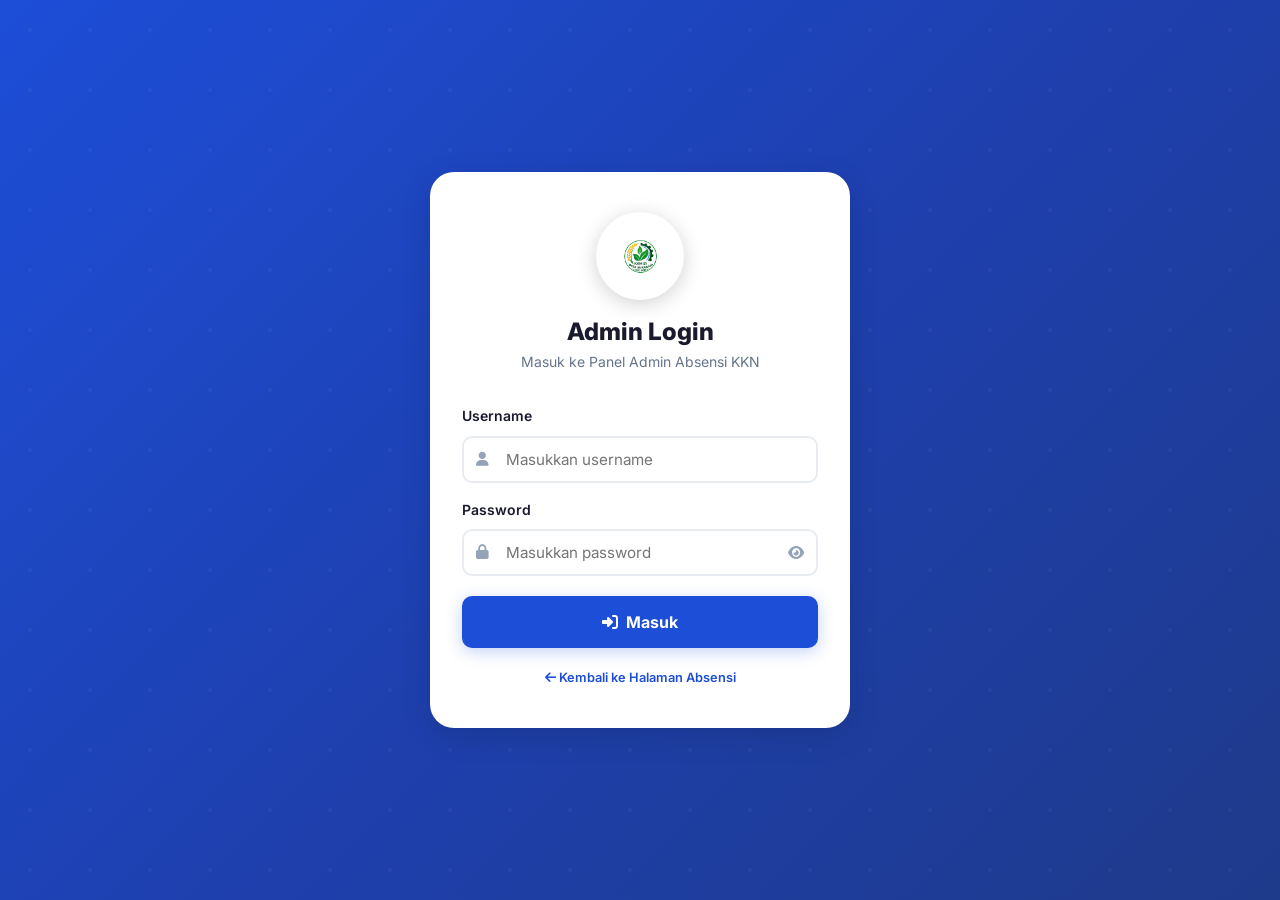
<file: admin-login.html>
<!DOCTYPE html>
<html lang="id">
<head>
  <meta charset="UTF-8" />
  <meta name="viewport" content="width=device-width, initial-scale=1.0" />
  <title>Admin Login — Absensi KKN</title>
  <meta name="description" content="Halaman login administrator aplikasi absensi KKN." />
  <link rel="stylesheet" href="css/style.css" />
  <link rel="stylesheet" href="https://cdnjs.cloudflare.com/ajax/libs/font-awesome/6.5.0/css/all.min.css" />
</head>
<body>

  <div class="login-page">

    <div class="login-card">
      <!-- Header -->
      <div class="login-header">
        <div class="login-logo">
          <img src="assets/images/logo.png" alt="Logo KKN" />
        </div>
        <h1 class="login-title">Admin Login</h1>
        <p class="login-subtitle">Masuk ke Panel Admin Absensi KKN</p>
      </div>

      <!-- Error Message -->
      <div class="login-error" id="loginError">
        <i class="fas fa-exclamation-circle"></i>
        <span>Username atau password salah.</span>
      </div>

      <!-- Login Form -->
      <form id="loginForm" novalidate>

        <!-- Username -->
        <div class="form-group">
          <label class="form-label" for="username">Username</label>
          <div class="input-wrap">
            <i class="fas fa-user input-icon"></i>
            <input
              type="text"
              id="username"
              class="input-field"
              placeholder="Masukkan username"
              autocomplete="username"
              required
            />
          </div>
        </div>

        <!-- Password -->
        <div class="form-group">
          <label class="form-label" for="password">Password</label>
          <div class="input-wrap">
            <i class="fas fa-lock input-icon"></i>
            <input
              type="password"
              id="password"
              class="input-field"
              placeholder="Masukkan password"
              autocomplete="current-password"
              required
              style="padding-right: 44px;"
            />
            <button type="button" class="input-toggle" id="passwordToggle">
              <i class="fas fa-eye"></i>
            </button>
          </div>
        </div>

        <!-- Submit -->
        <button type="submit" class="btn-login" id="loginBtn">
          <i class="fas fa-sign-in-alt"></i> Masuk
        </button>

      </form>

      <!-- Back to absensi -->
      <div class="login-footer-link">
        <a href="index.html"><i class="fas fa-arrow-left"></i> Kembali ke Halaman Absensi</a>
      </div>
    </div>

  </div>

  <!-- Scripts -->
  <script src="js/storage.js"></script>
  <script src="js/auth.js"></script>

</body>
</html>
</file>
<file: css/style.css>
/* ============================================================
   style.css — Aplikasi Absensi KKN
   Design System: Red primary, clean white/gray background
   ============================================================ */

/* --- Google Fonts --- */
@import url('https://fonts.googleapis.com/css2?family=Inter:wght@300;400;500;600;700;800&display=swap');

/* ============================================================
   CSS VARIABLES
   ============================================================ */
:root {
  /* Colors */
  --color-primary: #1d4ed8;
  --color-primary-dark: #1e40af;
  --color-primary-light: #3b82f6;
  --color-primary-bg: #eff6ff;
  --color-primary-border: #bfdbfe;

  --color-success: #27ae60;
  --color-success-bg: #edfaf3;
  --color-success-border: #a9dfbf;

  --color-warning: #f39c12;
  --color-warning-bg: #fef9e7;

  --color-danger: #e74c3c;
  --color-danger-bg: #fdecea;
  --color-danger-border: #f5c6c6;

  --color-info: #2980b9;
  --color-info-bg: #ebf5fb;

  /* Neutrals */
  --color-bg: #f5f6fa;
  --color-surface: #ffffff;
  --color-border: #e8ecf0;
  --color-text: #1a1a2e;
  --color-text-secondary: #64748b;
  --color-text-muted: #94a3b8;
  --color-sidebar-bg: #1a1a2e;
  --color-sidebar-text: #cbd5e1;
  --color-sidebar-active: #2563eb;
  --color-sidebar-hover: rgba(255,255,255,0.07);

  /* Spacing */
  --space-1: 4px;
  --space-2: 8px;
  --space-3: 12px;
  --space-4: 16px;
  --space-5: 20px;
  --space-6: 24px;
  --space-8: 32px;
  --space-10: 40px;
  --space-12: 48px;

  /* Radius */
  --radius-sm: 6px;
  --radius-md: 10px;
  --radius-lg: 16px;
  --radius-xl: 24px;
  --radius-full: 9999px;

  /* Shadow */
  --shadow-sm: 0 1px 3px rgba(0,0,0,0.08);
  --shadow-md: 0 4px 16px rgba(0,0,0,0.10);
  --shadow-lg: 0 8px 30px rgba(0,0,0,0.13);
  --shadow-primary: 0 4px 16px rgba(29,78,216,0.25);

  /* Sidebar */
  --sidebar-width: 240px;
  --navbar-height: 64px;

  /* Transition */
  --transition: all 0.2s ease;
}

/* ============================================================
   RESET & BASE
   ============================================================ */
*, *::before, *::after {
  box-sizing: border-box;
  margin: 0;
  padding: 0;
}

html {
  font-size: 16px;
  scroll-behavior: smooth;
}

body {
  font-family: 'Inter', -apple-system, BlinkMacSystemFont, 'Segoe UI', sans-serif;
  background-color: var(--color-bg);
  color: var(--color-text);
  line-height: 1.6;
  -webkit-font-smoothing: antialiased;
}

a {
  text-decoration: none;
  color: inherit;
}

ul, ol { list-style: none; }

button {
  font-family: inherit;
  cursor: pointer;
  border: none;
  outline: none;
}

input, select, textarea {
  font-family: inherit;
  outline: none;
}

img { max-width: 100%; display: block; }

/* ============================================================
   TYPOGRAPHY
   ============================================================ */
h1, h2, h3, h4 { font-weight: 700; line-height: 1.3; }
h1 { font-size: 2rem; }
h2 { font-size: 1.5rem; }
h3 { font-size: 1.2rem; }
h4 { font-size: 1rem; }

/* ============================================================
   ABSENSI PAGE (index.html)
   ============================================================ */
.absensi-page {
  min-height: 100vh;
  background: linear-gradient(135deg, #1d4ed8 0%, #1e40af 50%, #1e3a8a 100%);
  display: flex;
  flex-direction: column;
  align-items: center;
  justify-content: center;
  padding: var(--space-6);
  position: relative;
}

.absensi-page::before {
  content: '';
  position: absolute;
  inset: 0;
  background: url("data:image/svg+xml,%3Csvg width='60' height='60' viewBox='0 0 60 60' xmlns='http://www.w3.org/2000/svg'%3E%3Cg fill='none' fill-rule='evenodd'%3E%3Cg fill='%23ffffff' fill-opacity='0.04'%3E%3Ccircle cx='30' cy='30' r='2'/%3E%3C/g%3E%3C/g%3E%3C/svg%3E");
  pointer-events: none;
}

.absensi-card {
  background: var(--color-surface);
  border-radius: var(--radius-xl);
  box-shadow: var(--shadow-lg);
  width: 100%;
  max-width: 480px;
  padding: var(--space-10) var(--space-8);
  position: relative;
  z-index: 1;
}

.absensi-header {
  text-align: center;
  margin-bottom: var(--space-8);
}

.absensi-logo {
  display: inline-flex;
  align-items: center;
  justify-content: center;
  width: 88px;
  height: 88px;
  background: white;
  border-radius: 50%;
  margin-bottom: var(--space-4);
  box-shadow: 0 4px 20px rgba(0,0,0,0.18);
  overflow: hidden;
  padding: 6px;
}

.absensi-logo img {
  width: 100%;
  height: 100%;
  object-fit: contain;
  border-radius: 50%;
}

.absensi-title {
  font-size: 1.6rem;
  font-weight: 800;
  color: var(--color-text);
  letter-spacing: -0.5px;
}

.absensi-title span {
  color: var(--color-primary);
}

.absensi-subtitle {
  font-size: 0.875rem;
  color: var(--color-text-secondary);
  margin-top: var(--space-1);
}

/* Clock */
.clock-section {
  background: var(--color-primary-bg);
  border: 1px solid var(--color-primary-border);
  border-radius: var(--radius-lg);
  padding: var(--space-5) var(--space-6);
  text-align: center;
  margin-bottom: var(--space-6);
}

.clock-display {
  font-size: 2.8rem;
  font-weight: 800;
  color: var(--color-primary);
  letter-spacing: 2px;
  font-variant-numeric: tabular-nums;
  line-height: 1;
}

.date-display {
  font-size: 0.9rem;
  color: var(--color-text-secondary);
  margin-top: var(--space-2);
  font-weight: 500;
}

/* Network Warning Alert (Hanya tampil saat bukan WiFi Posko) */
.network-warning-alert {
  display: flex;
  align-items: center;
  gap: 12px;
  padding: 12px 16px;
  background: #fef2f2;
  border: 1px solid #fecaca;
  border-radius: 12px;
  margin-bottom: var(--space-6);
  color: #991b1b;
  box-shadow: 0 2px 8px rgba(239, 68, 68, 0.06);
  animation: fadeIn 0.3s ease;
}

.net-alert-icon {
  width: 36px;
  height: 36px;
  border-radius: 50%;
  background: #fee2e2;
  color: #dc2626;
  display: flex;
  align-items: center;
  justify-content: center;
  font-size: 0.95rem;
  flex-shrink: 0;
}

.net-alert-content {
  flex: 1;
  min-width: 0;
}

.net-alert-title {
  font-weight: 700;
  font-size: 0.85rem;
  color: #7f1d1d;
  line-height: 1.25;
}

.net-alert-message {
  font-size: 0.78rem;
  color: #991b1b;
  margin-top: 2px;
  font-weight: 500;
}

.btn-refresh-net {
  background: transparent;
  border: 1px solid rgba(220, 38, 38, 0.2);
  color: #dc2626;
  opacity: 0.8;
  cursor: pointer;
  width: 32px;
  height: 32px;
  border-radius: 8px;
  display: flex;
  align-items: center;
  justify-content: center;
  font-size: 0.8rem;
  transition: all 0.2s ease;
  flex-shrink: 0;
}

.btn-refresh-net:hover {
  opacity: 1;
  background: rgba(220, 38, 38, 0.08);
}


/* Search Wrapper */
.form-label {
  display: block;
  font-size: 0.875rem;
  font-weight: 600;
  color: var(--color-text);
  margin-bottom: var(--space-2);
}

.search-wrapper {
  position: relative;
  margin-bottom: var(--space-4);
}

.search-input {
  width: 100%;
  padding: var(--space-3) var(--space-4) var(--space-3) 44px;
  border: 2px solid var(--color-border);
  border-radius: var(--radius-md);
  font-size: 1rem;
  color: var(--color-text);
  background: var(--color-surface);
  transition: var(--transition);
}

.search-input:focus {
  border-color: var(--color-primary);
  box-shadow: 0 0 0 3px rgba(29,78,216,0.12);
}

.search-icon {
  position: absolute;
  left: 14px;
  top: 50%;
  transform: translateY(-50%);
  color: var(--color-text-muted);
  font-size: 0.9rem;
}

.dropdown-list {
  position: absolute;
  top: calc(100% + 4px);
  left: 0;
  right: 0;
  background: var(--color-surface);
  border: 2px solid var(--color-border);
  border-radius: var(--radius-md);
  box-shadow: var(--shadow-lg);
  z-index: 100;
  max-height: 220px;
  overflow-y: auto;
  display: none;
}

.dropdown-item {
  padding: var(--space-3) var(--space-4);
  cursor: pointer;
  font-size: 0.95rem;
  transition: var(--transition);
  border-bottom: 1px solid var(--color-border);
}

.dropdown-item:last-child { border-bottom: none; }

.dropdown-item:hover {
  background: var(--color-primary-bg);
  color: var(--color-primary);
  padding-left: var(--space-5);
}

.dropdown-empty {
  padding: var(--space-4);
  text-align: center;
  color: var(--color-text-muted);
  font-size: 0.875rem;
}

/* Selected Card */
.selected-card {
  background: var(--color-bg);
  border: 2px solid var(--color-border);
  border-radius: var(--radius-md);
  padding: var(--space-4) var(--space-5);
  margin-bottom: var(--space-5);
  display: flex;
  align-items: center;
  gap: var(--space-3);
}

.selected-card .member-avatar {
  width: 44px;
  height: 44px;
  background: var(--color-primary);
  border-radius: var(--radius-full);
  display: flex;
  align-items: center;
  justify-content: center;
  color: white;
  font-weight: 700;
  font-size: 1rem;
  flex-shrink: 0;
}

.selected-card .member-info .label {
  font-size: 0.75rem;
  color: var(--color-text-muted);
  font-weight: 500;
}

.selected-card .member-info .name {
  font-size: 1rem;
  font-weight: 700;
  color: var(--color-text);
}

/* HADIR Button */
.btn-hadir {
  width: 100%;
  padding: var(--space-4) var(--space-6);
  background: var(--color-primary);
  color: white;
  font-size: 1.1rem;
  font-weight: 700;
  border-radius: var(--radius-md);
  letter-spacing: 0.5px;
  transition: var(--transition);
  box-shadow: var(--shadow-primary);
  display: flex;
  align-items: center;
  justify-content: center;
  gap: var(--space-2);
}

.btn-hadir:hover:not(:disabled) {
  background: var(--color-primary-dark);
  transform: translateY(-1px);
  box-shadow: 0 6px 20px rgba(29,78,216,0.35);
}

.btn-hadir:active:not(:disabled) {
  transform: translateY(0);
}

.btn-hadir:disabled,
.btn-hadir.btn-disabled {
  background: #bdc3c7;
  box-shadow: none;
  cursor: not-allowed;
  transform: none;
}

/* Already Card */
.already-card, .success-result-card {
  border-radius: var(--radius-md);
  padding: var(--space-5) var(--space-6);
  margin-bottom: var(--space-5);
}

.already-card {
  background: var(--color-warning-bg);
  border: 2px solid #f8c471;
}

.already-card-title {
  display: flex;
  align-items: center;
  gap: var(--space-2);
  font-weight: 700;
  color: var(--color-warning);
  margin-bottom: var(--space-3);
}

.success-result-card {
  background: var(--color-success-bg);
  border: 2px solid var(--color-success-border);
  text-align: center;
}

.success-icon-big {
  width: 64px;
  height: 64px;
  background: var(--color-success);
  border-radius: var(--radius-full);
  display: flex;
  align-items: center;
  justify-content: center;
  margin: 0 auto var(--space-4);
  box-shadow: 0 4px 16px rgba(39,174,96,0.3);
}

.success-icon-big i {
  font-size: 1.8rem;
  color: white;
}

.success-title {
  font-size: 1.1rem;
  font-weight: 800;
  color: var(--color-success);
  margin-bottom: var(--space-4);
}

.result-detail {
  background: rgba(255,255,255,0.7);
  border-radius: var(--radius-md);
  padding: var(--space-4);
  margin-bottom: var(--space-4);
  text-align: left;
}

.result-row {
  display: flex;
  justify-content: space-between;
  align-items: center;
  padding: var(--space-2) 0;
  border-bottom: 1px solid rgba(0,0,0,0.06);
  font-size: 0.9rem;
}

.result-row:last-child { border-bottom: none; }

.result-row .label {
  color: var(--color-text-secondary);
  font-weight: 500;
}

.result-row .value {
  font-weight: 700;
  color: var(--color-text);
}

.badge-hadir-result {
  display: inline-block;
  padding: 4px 12px;
  background: var(--color-success);
  color: white;
  border-radius: var(--radius-full);
  font-size: 0.8rem;
  font-weight: 700;
}

.btn-kembali {
  width: 100%;
  padding: var(--space-3) var(--space-5);
  background: transparent;
  color: var(--color-primary);
  border: 2px solid var(--color-primary);
  font-size: 0.95rem;
  font-weight: 700;
  border-radius: var(--radius-md);
  transition: var(--transition);
  display: flex;
  align-items: center;
  justify-content: center;
  gap: var(--space-2);
}

.btn-kembali:hover {
  background: var(--color-primary);
  color: white;
}

/* Admin link kecil */
.admin-link-wrap {
  text-align: center;
  margin-top: var(--space-5);
}

.admin-link {
  font-size: 0.78rem;
  color: rgba(255,255,255,0.5);
  transition: var(--transition);
  display: inline-flex;
  align-items: center;
  gap: 6px;
}

.admin-link:hover { color: rgba(255,255,255,0.85); }

/* ============================================================
   ADMIN LAYOUT (Sidebar + Navbar)
   ============================================================ */
.admin-layout {
  display: flex;
  min-height: 100vh;
}

/* Sidebar */
.sidebar {
  width: var(--sidebar-width);
  background: var(--color-sidebar-bg);
  position: fixed;
  top: 0;
  left: 0;
  height: 100vh;
  z-index: 200;
  display: flex;
  flex-direction: column;
  transition: transform 0.3s ease;
  overflow-y: auto;
}

.sidebar-brand {
  padding: var(--space-6) var(--space-5);
  border-bottom: 1px solid rgba(255,255,255,0.08);
  display: flex;
  align-items: center;
  gap: var(--space-3);
}

.sidebar-brand-icon {
  width: 40px;
  height: 40px;
  background: white;
  border-radius: 50%;
  display: flex;
  align-items: center;
  justify-content: center;
  flex-shrink: 0;
  overflow: hidden;
  padding: 3px;
}

.sidebar-brand-icon img {
  width: 100%;
  height: 100%;
  object-fit: contain;
  border-radius: 50%;
}

.sidebar-brand-text {
  font-size: 0.85rem;
  font-weight: 700;
  color: white;
  line-height: 1.3;
}

.sidebar-brand-text small {
  display: block;
  font-weight: 400;
  color: var(--color-sidebar-text);
  font-size: 0.7rem;
}

.sidebar-nav {
  flex: 1;
  padding: var(--space-4) 0;
}

.sidebar-nav-label {
  font-size: 0.65rem;
  font-weight: 700;
  letter-spacing: 1.5px;
  text-transform: uppercase;
  color: rgba(255,255,255,0.3);
  padding: var(--space-3) var(--space-5) var(--space-2);
}

.sidebar-nav-item {
  display: flex;
  align-items: center;
  gap: var(--space-3);
  padding: var(--space-3) var(--space-5);
  color: var(--color-sidebar-text);
  font-size: 0.9rem;
  font-weight: 500;
  transition: var(--transition);
  border-left: 3px solid transparent;
  cursor: pointer;
}

.sidebar-nav-item i {
  width: 18px;
  text-align: center;
  font-size: 0.9rem;
}

.sidebar-nav-item:hover {
  background: var(--color-sidebar-hover);
  color: white;
}

.sidebar-nav-item.active {
  background: rgba(29,78,216,0.2);
  color: white;
  border-left-color: var(--color-primary);
}

.sidebar-nav-item.active i { color: var(--color-primary); }

.sidebar-footer {
  padding: var(--space-4) var(--space-5);
  border-top: 1px solid rgba(255,255,255,0.08);
}

.sidebar-overlay {
  display: none;
  position: fixed;
  inset: 0;
  background: rgba(0,0,0,0.5);
  z-index: 150;
}

.sidebar-overlay.active { display: block; }

/* Main Content */
.main-content {
  flex: 1;
  margin-left: var(--sidebar-width);
  min-width: 0;
  display: flex;
  flex-direction: column;
}

/* Navbar */
.navbar {
  height: var(--navbar-height);
  background: var(--color-surface);
  border-bottom: 1px solid var(--color-border);
  display: flex;
  align-items: center;
  padding: 0 var(--space-6);
  gap: var(--space-4);
  position: sticky;
  top: 0;
  z-index: 100;
  box-shadow: var(--shadow-sm);
}

.navbar-toggle {
  display: none;
  width: 38px;
  height: 38px;
  align-items: center;
  justify-content: center;
  background: var(--color-bg);
  border-radius: var(--radius-sm);
  color: var(--color-text);
  font-size: 1rem;
  transition: var(--transition);
}

.navbar-toggle:hover { background: var(--color-border); }

.navbar-title {
  font-size: 1.1rem;
  font-weight: 700;
  color: var(--color-text);
  flex: 1;
}

.navbar-title small {
  display: block;
  font-size: 0.75rem;
  color: var(--color-text-secondary);
  font-weight: 400;
}

.navbar-right {
  display: flex;
  align-items: center;
  gap: var(--space-3);
}

.navbar-user {
  display: flex;
  align-items: center;
  gap: var(--space-2);
  font-size: 0.875rem;
  color: var(--color-text-secondary);
}

.navbar-avatar {
  width: 34px;
  height: 34px;
  background: var(--color-primary);
  border-radius: var(--radius-full);
  display: flex;
  align-items: center;
  justify-content: center;
  color: white;
  font-size: 0.8rem;
}

.btn-logout {
  display: flex;
  align-items: center;
  gap: var(--space-2);
  padding: var(--space-2) var(--space-4);
  background: var(--color-danger-bg);
  color: var(--color-danger);
  border: 1px solid var(--color-danger-border);
  border-radius: var(--radius-sm);
  font-size: 0.825rem;
  font-weight: 600;
  transition: var(--transition);
}

.btn-logout:hover {
  background: var(--color-danger);
  color: white;
}

/* Page Content */
.page-content {
  flex: 1;
  padding: var(--space-6);
}

.page-header {
  margin-bottom: var(--space-6);
}

.page-title {
  font-size: 1.5rem;
  font-weight: 800;
  color: var(--color-text);
}

.page-subtitle {
  font-size: 0.875rem;
  color: var(--color-text-secondary);
  margin-top: 4px;
}

/* ============================================================
   STAT CARDS
   ============================================================ */
.stats-grid {
  display: grid;
  grid-template-columns: repeat(3, 1fr);
  gap: var(--space-5);
  margin-bottom: var(--space-6);
}

.stat-card {
  background: var(--color-surface);
  border-radius: var(--radius-lg);
  padding: var(--space-6);
  box-shadow: var(--shadow-sm);
  border: 1px solid var(--color-border);
  display: flex;
  align-items: center;
  gap: var(--space-4);
  transition: var(--transition);
}

.stat-card:hover { transform: translateY(-2px); box-shadow: var(--shadow-md); }

.stat-icon {
  width: 52px;
  height: 52px;
  border-radius: var(--radius-md);
  display: flex;
  align-items: center;
  justify-content: center;
  flex-shrink: 0;
  font-size: 1.3rem;
}

.stat-icon.icon-total { background: #eef2ff; color: #4f46e5; }
.stat-icon.icon-hadir { background: var(--color-success-bg); color: var(--color-success); }
.stat-icon.icon-belum { background: var(--color-primary-bg); color: var(--color-primary); }

.stat-info { flex: 1; }
.stat-label {
  font-size: 0.78rem;
  font-weight: 600;
  text-transform: uppercase;
  letter-spacing: 0.5px;
  color: var(--color-text-secondary);
}

.stat-value {
  font-size: 2.2rem;
  font-weight: 800;
  color: var(--color-text);
  line-height: 1.2;
}

/* ============================================================
   CARD COMPONENT
   ============================================================ */
.card {
  background: var(--color-surface);
  border-radius: var(--radius-lg);
  box-shadow: var(--shadow-sm);
  border: 1px solid var(--color-border);
  overflow: hidden;
}

.card-header {
  padding: var(--space-5) var(--space-6);
  border-bottom: 1px solid var(--color-border);
  display: flex;
  align-items: center;
  justify-content: space-between;
  flex-wrap: wrap;
  gap: var(--space-3);
  background: var(--color-bg);
}

.card-title {
  font-size: 1rem;
  font-weight: 700;
  color: var(--color-text);
  display: flex;
  align-items: center;
  gap: var(--space-2);
}

.card-title i { color: var(--color-primary); }

.card-body {
  padding: var(--space-6);
}

/* ============================================================
   TABLE
   ============================================================ */
.table-wrap {
  overflow-x: auto;
  -webkit-overflow-scrolling: touch;
}

table {
  width: 100%;
  border-collapse: collapse;
  font-size: 0.9rem;
}

thead th {
  padding: var(--space-3) var(--space-4);
  text-align: left;
  font-size: 0.78rem;
  font-weight: 700;
  text-transform: uppercase;
  letter-spacing: 0.5px;
  color: var(--color-text-secondary);
  background: var(--color-bg);
  border-bottom: 2px solid var(--color-border);
  white-space: nowrap;
}

tbody td {
  padding: var(--space-3) var(--space-4);
  border-bottom: 1px solid var(--color-border);
  vertical-align: middle;
}

tbody tr:last-child td { border-bottom: none; }

tbody tr:hover { background: var(--color-primary-bg); }

.member-name {
  font-weight: 600;
  color: var(--color-text);
}

/* ============================================================
   BADGE
   ============================================================ */
.badge {
  display: inline-flex;
  align-items: center;
  gap: 4px;
  padding: 3px 10px;
  border-radius: var(--radius-full);
  font-size: 0.75rem;
  font-weight: 700;
}

.badge-hadir {
  background: var(--color-success-bg);
  color: var(--color-success);
  border: 1px solid var(--color-success-border);
}

/* ============================================================
   FORM CONTROLS
   ============================================================ */
.form-group {
  margin-bottom: var(--space-4);
}

.form-group .form-label {
  margin-bottom: var(--space-2);
}

.form-input, .form-select {
  width: 100%;
  padding: var(--space-3) var(--space-4);
  border: 2px solid var(--color-border);
  border-radius: var(--radius-md);
  font-size: 0.9rem;
  color: var(--color-text);
  background: var(--color-surface);
  transition: var(--transition);
}

.form-input:focus, .form-select:focus {
  border-color: var(--color-primary);
  box-shadow: 0 0 0 3px rgba(29,78,216,0.12);
}

.form-error {
  font-size: 0.8rem;
  color: var(--color-danger);
  margin-top: var(--space-1);
  display: none;
}

/* Filters bar */
.filters-bar {
  display: flex;
  align-items: center;
  gap: var(--space-3);
  flex-wrap: wrap;
  padding: var(--space-4) var(--space-6);
  border-bottom: 1px solid var(--color-border);
  background: var(--color-bg);
}

.filter-input-wrap {
  position: relative;
  flex: 1;
  min-width: 180px;
}

.filter-input-wrap .search-icon {
  position: absolute;
  left: 12px;
  top: 50%;
  transform: translateY(-50%);
  color: var(--color-text-muted);
  font-size: 0.85rem;
}

.filter-input {
  width: 100%;
  padding: var(--space-2) var(--space-4) var(--space-2) 36px;
  border: 2px solid var(--color-border);
  border-radius: var(--radius-md);
  font-size: 0.875rem;
  background: var(--color-surface);
  color: var(--color-text);
  transition: var(--transition);
}

.filter-input:focus {
  border-color: var(--color-primary);
  box-shadow: 0 0 0 3px rgba(29,78,216,0.10);
}

/* ============================================================
   BUTTONS
   ============================================================ */
.btn {
  display: inline-flex;
  align-items: center;
  justify-content: center;
  gap: var(--space-2);
  padding: var(--space-2) var(--space-4);
  border-radius: var(--radius-md);
  font-size: 0.875rem;
  font-weight: 600;
  transition: var(--transition);
  cursor: pointer;
  white-space: nowrap;
}

.btn-primary {
  background: var(--color-primary);
  color: white;
  border: none;
  box-shadow: var(--shadow-primary);
}

.btn-primary:hover {
  background: var(--color-primary-dark);
  transform: translateY(-1px);
}

.btn-secondary {
  background: var(--color-surface);
  color: var(--color-text);
  border: 2px solid var(--color-border);
}

.btn-secondary:hover {
  background: var(--color-bg);
  border-color: #c8d0da;
}

.btn-success {
  background: var(--color-success);
  color: white;
  border: none;
}

.btn-success:hover { background: #219a52; }

.btn-danger {
  background: var(--color-danger);
  color: white;
  border: none;
}

.btn-danger:hover { background: #c0392b; }

.btn-export {
  background: #16a34a;
  color: white;
  border: none;
  padding: var(--space-2) var(--space-4);
  border-radius: var(--radius-md);
  font-size: 0.85rem;
  font-weight: 600;
  display: inline-flex;
  align-items: center;
  gap: var(--space-2);
  transition: var(--transition);
}

.btn-export:hover { background: #15803d; transform: translateY(-1px); }

.btn-reset {
  padding: var(--space-2) var(--space-4);
  border: 2px solid var(--color-border);
  border-radius: var(--radius-md);
  background: white;
  color: var(--color-text-secondary);
  font-size: 0.85rem;
  font-weight: 600;
  display: inline-flex;
  align-items: center;
  gap: var(--space-2);
  transition: var(--transition);
}

.btn-reset:hover { border-color: var(--color-primary); color: var(--color-primary); }

/* Action buttons in table */
.action-btns { display: flex; gap: var(--space-2); }

.btn-action {
  display: inline-flex;
  align-items: center;
  gap: 4px;
  padding: 5px 10px;
  border-radius: var(--radius-sm);
  font-size: 0.78rem;
  font-weight: 600;
  transition: var(--transition);
}

.btn-edit {
  background: #ebf5fb;
  color: var(--color-info);
  border: 1px solid #aed6f1;
}

.btn-edit:hover { background: var(--color-info); color: white; }

.btn-delete {
  background: var(--color-danger-bg);
  color: var(--color-danger);
  border: 1px solid var(--color-danger-border);
}

.btn-delete:hover { background: var(--color-danger); color: white; }

/* ============================================================
   EMPTY STATE
   ============================================================ */
.empty-state {
  text-align: center;
  padding: var(--space-10) var(--space-6) !important;
  color: var(--color-text-muted);
}

.empty-state i {
  font-size: 2.5rem;
  display: block;
  margin-bottom: var(--space-3);
  opacity: 0.4;
}

.empty-state p {
  font-size: 0.9rem;
}

/* ============================================================
   MODAL
   ============================================================ */
.modal-overlay {
  display: none;
  position: fixed;
  inset: 0;
  background: rgba(0,0,0,0.5);
  z-index: 500;
  align-items: center;
  justify-content: center;
  padding: var(--space-4);
}

.modal-overlay.modal-active {
  animation: fadeIn 0.2s ease;
}

.modal-box {
  background: var(--color-surface);
  border-radius: var(--radius-xl);
  box-shadow: var(--shadow-lg);
  width: 100%;
  max-width: 440px;
  padding: var(--space-8);
  animation: slideUp 0.2s ease;
}

.modal-header {
  display: flex;
  align-items: flex-start;
  justify-content: space-between;
  margin-bottom: var(--space-5);
}

.modal-title {
  font-size: 1.1rem;
  font-weight: 700;
  color: var(--color-text);
}

.modal-close {
  width: 30px;
  height: 30px;
  display: flex;
  align-items: center;
  justify-content: center;
  border-radius: var(--radius-full);
  background: var(--color-bg);
  color: var(--color-text-secondary);
  font-size: 0.9rem;
  transition: var(--transition);
  flex-shrink: 0;
}

.modal-close:hover { background: var(--color-border); color: var(--color-text); }

.modal-footer {
  display: flex;
  gap: var(--space-3);
  justify-content: flex-end;
  margin-top: var(--space-6);
}

.modal-delete-icon {
  width: 56px;
  height: 56px;
  background: var(--color-danger-bg);
  border-radius: var(--radius-full);
  display: flex;
  align-items: center;
  justify-content: center;
  margin: 0 auto var(--space-4);
}

.modal-delete-icon i {
  font-size: 1.5rem;
  color: var(--color-danger);
}

/* ============================================================
   TOAST NOTIFICATIONS
   ============================================================ */
.toast-container {
  position: fixed;
  bottom: var(--space-6);
  right: var(--space-6);
  z-index: 1000;
  display: flex;
  flex-direction: column;
  gap: var(--space-2);
}

.toast {
  display: flex;
  align-items: center;
  gap: var(--space-3);
  padding: var(--space-3) var(--space-5);
  border-radius: var(--radius-md);
  box-shadow: var(--shadow-md);
  font-size: 0.875rem;
  font-weight: 600;
  min-width: 260px;
  max-width: 360px;
  animation: slideInRight 0.3s ease;
  transition: opacity 0.3s ease, transform 0.3s ease;
}

.toast-success { background: #edfaf3; color: var(--color-success); border-left: 4px solid var(--color-success); }
.toast-error   { background: var(--color-danger-bg); color: var(--color-danger); border-left: 4px solid var(--color-danger); }
.toast-warning { background: var(--color-warning-bg); color: var(--color-warning); border-left: 4px solid var(--color-warning); }
.toast-info    { background: var(--color-info-bg); color: var(--color-info); border-left: 4px solid var(--color-info); }

.toast-hide {
  opacity: 0;
  transform: translateX(20px);
}

/* ============================================================
   ADMIN LOGIN PAGE
   ============================================================ */
.login-page {
  min-height: 100vh;
  background: linear-gradient(135deg, #1d4ed8 0%, #1e40af 50%, #1e3a8a 100%);
  display: flex;
  align-items: center;
  justify-content: center;
  padding: var(--space-6);
  position: relative;
}

.login-page::before {
  content: '';
  position: absolute;
  inset: 0;
  background: url("data:image/svg+xml,%3Csvg width='60' height='60' viewBox='0 0 60 60' xmlns='http://www.w3.org/2000/svg'%3E%3Cg fill='none' fill-rule='evenodd'%3E%3Cg fill='%23ffffff' fill-opacity='0.04'%3E%3Ccircle cx='30' cy='30' r='2'/%3E%3C/g%3E%3C/g%3E%3C/svg%3E");
  pointer-events: none;
}

.login-card {
  background: white;
  border-radius: var(--radius-xl);
  box-shadow: var(--shadow-lg);
  width: 100%;
  max-width: 420px;
  padding: var(--space-10) var(--space-8);
  position: relative;
  z-index: 1;
}

.login-header {
  text-align: center;
  margin-bottom: var(--space-8);
}

.login-logo {
  width: 88px;
  height: 88px;
  background: white;
  border-radius: 50%;
  display: flex;
  align-items: center;
  justify-content: center;
  margin: 0 auto var(--space-4);
  box-shadow: 0 4px 20px rgba(0,0,0,0.18);
  overflow: hidden;
  padding: 6px;
}

.login-logo img {
  width: 100%;
  height: 100%;
  object-fit: contain;
  border-radius: 50%;
}

.login-title {
  font-size: 1.5rem;
  font-weight: 800;
  color: var(--color-text);
}

.login-subtitle {
  color: var(--color-text-secondary);
  font-size: 0.875rem;
  margin-top: 4px;
}

.input-wrap {
  position: relative;
}

.input-icon {
  position: absolute;
  left: 14px;
  top: 50%;
  transform: translateY(-50%);
  color: var(--color-text-muted);
  font-size: 0.9rem;
}

.input-field {
  width: 100%;
  padding: var(--space-3) var(--space-4) var(--space-3) 42px;
  border: 2px solid var(--color-border);
  border-radius: var(--radius-md);
  font-size: 0.95rem;
  color: var(--color-text);
  background: var(--color-surface);
  transition: var(--transition);
}

.input-field:focus {
  border-color: var(--color-primary);
  box-shadow: 0 0 0 3px rgba(29,78,216,0.12);
}

.input-toggle {
  position: absolute;
  right: 14px;
  top: 50%;
  transform: translateY(-50%);
  background: none;
  color: var(--color-text-muted);
  font-size: 0.9rem;
  padding: 0;
  transition: var(--transition);
}

.input-toggle:hover { color: var(--color-text); }

.btn-login {
  width: 100%;
  padding: var(--space-4);
  background: var(--color-primary);
  color: white;
  font-size: 1rem;
  font-weight: 700;
  border-radius: var(--radius-md);
  transition: var(--transition);
  box-shadow: var(--shadow-primary);
  display: flex;
  align-items: center;
  justify-content: center;
  gap: var(--space-2);
  margin-top: var(--space-5);
}

.btn-login:hover:not(:disabled) {
  background: var(--color-primary-dark);
  transform: translateY(-1px);
}

.btn-login:disabled { background: #bdc3c7; cursor: not-allowed; box-shadow: none; transform: none; }

.login-error {
  display: none;
  align-items: center;
  gap: var(--space-2);
  padding: var(--space-3) var(--space-4);
  background: var(--color-danger-bg);
  border: 1px solid var(--color-danger-border);
  border-radius: var(--radius-md);
  color: var(--color-danger);
  font-size: 0.875rem;
  font-weight: 500;
  margin-bottom: var(--space-4);
}

.login-footer-link {
  text-align: center;
  margin-top: var(--space-5);
  font-size: 0.8rem;
  color: var(--color-text-muted);
}

.login-footer-link a {
  color: var(--color-primary);
  font-weight: 600;
}

/* Shake animation */
@keyframes shake {
  0%, 100% { transform: translateX(0); }
  20%, 60% { transform: translateX(-6px); }
  40%, 80% { transform: translateX(6px); }
}

.shake { animation: shake 0.4s ease; }

/* ============================================================
   REKAP / PROGRESS
   ============================================================ */
.progress-cell {
  display: flex;
  align-items: center;
  gap: var(--space-3);
}

.progress-bar-wrap {
  flex: 1;
  height: 8px;
  background: var(--color-border);
  border-radius: var(--radius-full);
  overflow: hidden;
}

.progress-bar-fill {
  height: 100%;
  border-radius: var(--radius-full);
  transition: width 0.5s ease;
}

.progress-label {
  font-weight: 700;
  font-size: 0.875rem;
  min-width: 42px;
  color: var(--color-text);
}

/* Rekap stat cards */
.rekap-stats-grid {
  display: grid;
  grid-template-columns: repeat(4, 1fr);
  gap: var(--space-4);
  margin-bottom: var(--space-6);
}

.rekap-stat-card {
  background: var(--color-surface);
  border-radius: var(--radius-lg);
  padding: var(--space-5) var(--space-6);
  box-shadow: var(--shadow-sm);
  border: 1px solid var(--color-border);
  text-align: center;
}

.rekap-stat-label {
  font-size: 0.75rem;
  font-weight: 600;
  text-transform: uppercase;
  letter-spacing: 0.5px;
  color: var(--color-text-secondary);
  margin-bottom: var(--space-2);
}

.rekap-stat-value {
  font-size: 1.8rem;
  font-weight: 800;
  color: var(--color-text);
}

.rekap-filter-card {
  background: var(--color-surface);
  border-radius: var(--radius-lg);
  padding: var(--space-6);
  box-shadow: var(--shadow-sm);
  border: 1px solid var(--color-border);
  margin-bottom: var(--space-6);
}

.rekap-filter-grid {
  display: grid;
  grid-template-columns: 1fr 1fr auto;
  gap: var(--space-4);
  align-items: end;
}

/* ============================================================
   ANIMATIONS
   ============================================================ */
@keyframes fadeIn {
  from { opacity: 0; }
  to   { opacity: 1; }
}

@keyframes slideUp {
  from { opacity: 0; transform: translateY(20px); }
  to   { opacity: 1; transform: translateY(0); }
}

@keyframes slideInRight {
  from { opacity: 0; transform: translateX(30px); }
  to   { opacity: 1; transform: translateX(0); }
}

/* ============================================================
   ANGGOTA PAGE — tambah form
   ============================================================ */
.add-member-card {
  background: var(--color-surface);
  border-radius: var(--radius-lg);
  box-shadow: var(--shadow-sm);
  border: 1px solid var(--color-border);
  padding: var(--space-6);
  margin-bottom: var(--space-6);
}

.add-member-card .card-title {
  margin-bottom: var(--space-5);
  font-size: 1rem;
  font-weight: 700;
  display: flex;
  align-items: center;
  gap: var(--space-2);
  color: var(--color-text);
}

.add-member-row {
  display: flex;
  gap: var(--space-3);
  align-items: flex-end;
}

.add-member-row .form-group { flex: 1; margin-bottom: 0; }

/* ============================================================
   RESPONSIVE
   ============================================================ */
@media (max-width: 900px) {
  .stats-grid { grid-template-columns: repeat(3, 1fr); }
  .rekap-stats-grid { grid-template-columns: repeat(2, 1fr); }
  .rekap-filter-grid { grid-template-columns: 1fr 1fr; }
  .rekap-filter-grid .btn { grid-column: 1 / -1; }
}

@media (max-width: 768px) {
  /* Sidebar mobile */
  .sidebar {
    transform: translateX(-100%);
  }

  .sidebar.sidebar-open {
    transform: translateX(0);
    box-shadow: var(--shadow-lg);
  }

  .main-content {
    margin-left: 0;
  }

  .navbar-toggle {
    display: flex;
  }

  .stats-grid { grid-template-columns: 1fr; gap: var(--space-3); }
  .rekap-stats-grid { grid-template-columns: repeat(2, 1fr); }

  .page-content { padding: var(--space-4); }

  .card-header {
    flex-direction: column;
    align-items: flex-start;
  }

  .filters-bar { gap: var(--space-2); }

  .add-member-row {
    flex-direction: column;
  }

  .modal-box { padding: var(--space-6); }
}

@media (max-width: 480px) {
  .absensi-card {
    padding: var(--space-6) var(--space-5);
    border-radius: var(--radius-lg);
  }

  .clock-display { font-size: 2.2rem; }

  .stats-grid { grid-template-columns: 1fr; }
  .rekap-stats-grid { grid-template-columns: 1fr 1fr; }
  .rekap-filter-grid { grid-template-columns: 1fr; }

  .navbar-right .navbar-user span { display: none; }

  .toast-container {
    left: var(--space-4);
    right: var(--space-4);
    bottom: var(--space-4);
  }

  .toast { min-width: auto; max-width: 100%; }
}

/* Scrollbar styling */
::-webkit-scrollbar { width: 6px; height: 6px; }
::-webkit-scrollbar-track { background: var(--color-bg); }
::-webkit-scrollbar-thumb { background: var(--color-border); border-radius: 3px; }
::-webkit-scrollbar-thumb:hover { background: #c8d0da; }
</file>
